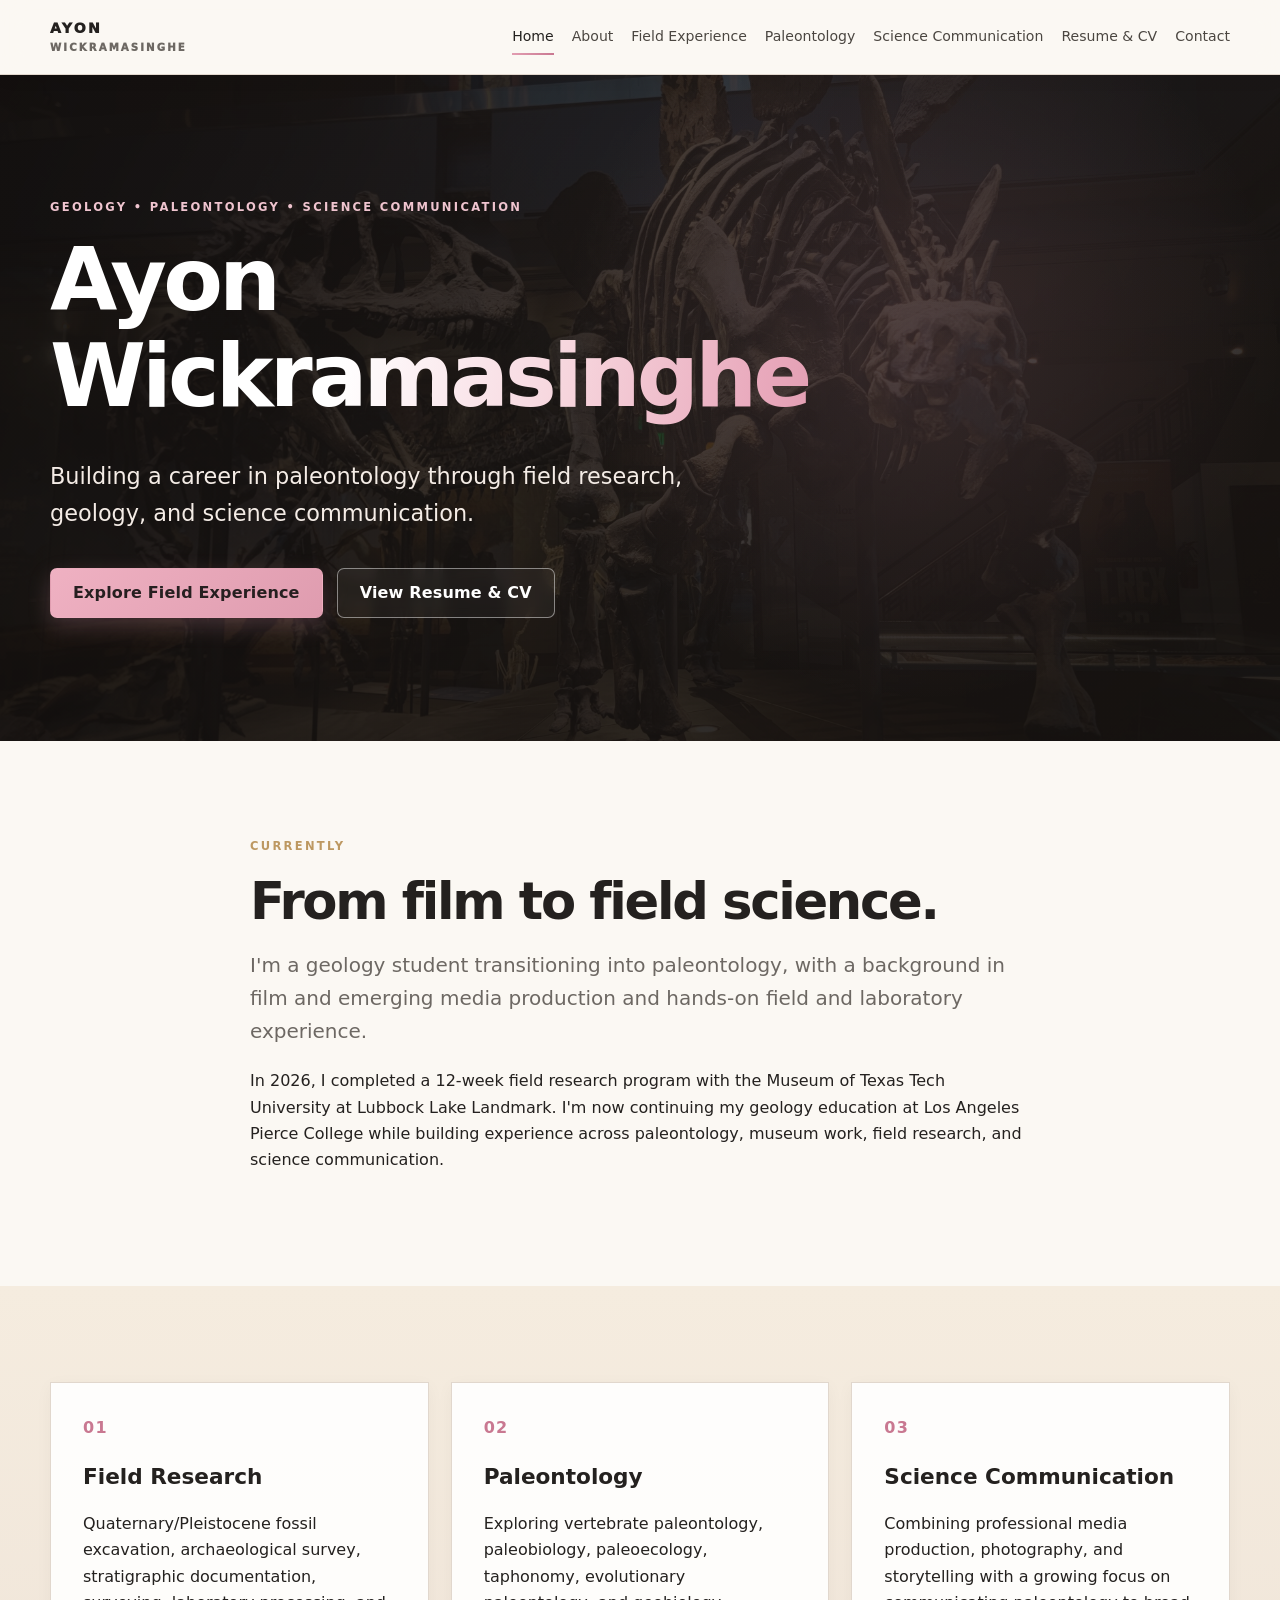
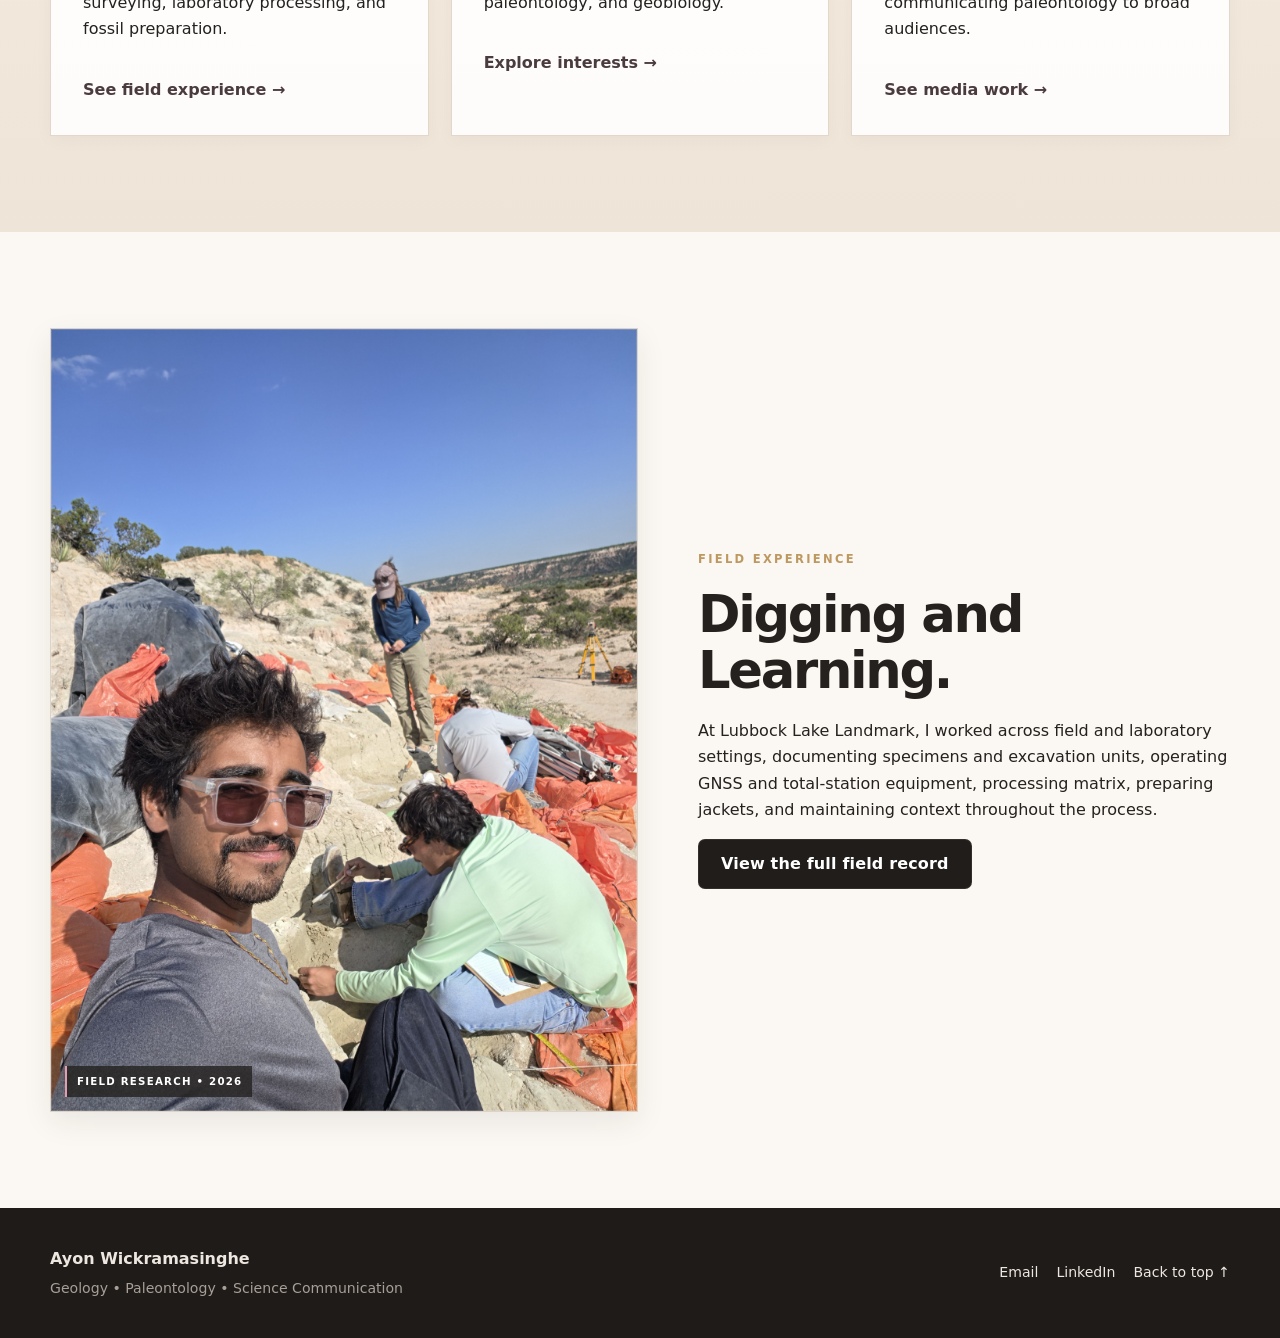
<file: index.html>
<!DOCTYPE html>
<html lang="en">
<head>
  <meta charset="utf-8">
  <meta name="viewport" content="width=device-width, initial-scale=1">
  <meta name="description" content="Ayon Wickramasinghe — geology student, paleontology field researcher, and science communicator.">
  <title>Ayon Wickramasinghe | Geology • Paleontology • Science Communication</title>
  <link rel="stylesheet" href="css/style.css">
</head>
<body>
  <header class="site-header" id="top">
    <nav class="nav container" aria-label="Primary navigation">
      <a class="brand" href="index.html">AYON<span>WICKRAMASINGHE</span></a>
      <button class="nav-toggle" aria-label="Open navigation" aria-expanded="false">☰</button>
      <div class="nav-links">
        <a href="index.html" class="active">Home</a>
        <a href="about.html">About</a>
        <a href="fieldwork.html">Field Experience</a>
        <a href="paleontology.html">Paleontology</a>
        <a href="science-communication.html">Science Communication</a>
        <a href="resume.html">Resume &amp; CV</a>
        <a href="contact.html">Contact</a>
      </div>
    </nav>
  </header>

  <main>
    <section class="hero hero-home">
      <div class="hero-overlay"></div>
      <div class="container hero-content">
        <p class="eyebrow">GEOLOGY • PALEONTOLOGY • SCIENCE COMMUNICATION</p>
        <h1 class="gradient-text hero-name"><span>Ayon</span><span>Wickramasinghe</span></h1>
        <p class="hero-lede">Building a career in paleontology through field research, geology, and science communication.</p>
        <div class="hero-actions">
          <a class="button button-primary" href="fieldwork.html">Explore Field Experience</a>
          <a class="button button-ghost" href="resume.html">View Resume &amp; CV</a>
        </div>
      </div>
    </section>

    <section class="intro section reveal">
      <div class="container narrow">
        <p class="kicker">CURRENTLY</p>
        <h2>From film to field science.</h2>
        <p class="lead">I'm a geology student transitioning into paleontology, with a background in film and emerging media production and hands-on field and laboratory experience.</p>
        <p>In 2026, I completed a 12-week field research program with the Museum of Texas Tech University at Lubbock Lake Landmark. I'm now continuing my geology education at Los Angeles Pierce College while building experience across paleontology, museum work, field research, and science communication.</p>
      </div>
    </section>

    <section class="feature-grid section section-alt reveal">
      <div class="container cards-3">
        <article class="card">
          <div class="card-number">01</div>
          <h3>Field Research</h3>
          <p>Quaternary/Pleistocene fossil excavation, archaeological survey, stratigraphic documentation, surveying, laboratory processing, and fossil preparation.</p>
          <a class="text-link" href="fieldwork.html">See field experience →</a>
        </article>
        <article class="card">
          <div class="card-number">02</div>
          <h3>Paleontology</h3>
          <p>Exploring vertebrate paleontology, paleobiology, paleoecology, taphonomy, evolutionary paleontology, and geobiology.</p>
          <a class="text-link" href="paleontology.html">Explore interests →</a>
        </article>
        <article class="card">
          <div class="card-number">03</div>
          <h3>Science Communication</h3>
          <p>Combining professional media production, photography, and storytelling with a growing focus on communicating paleontology to broad audiences.</p>
          <a class="text-link" href="science-communication.html">See media work →</a>
        </article>
      </div>
    </section>

    <section class="photo-band section reveal">
      <div class="container split">
        <div class="image-frame">
          <img src="images/field-01.jpg" alt="Ayon Wickramasinghe conducting fieldwork at Lubbock Lake Landmark" loading="lazy">
          <span class="image-label">FIELD RESEARCH • 2026</span>
        </div>
        <div class="split-copy">
          <p class="kicker">FIELD EXPERIENCE</p>
          <h2>Digging and Learning.</h2>
          <p>At Lubbock Lake Landmark, I worked across field and laboratory settings, documenting specimens and excavation units, operating GNSS and total-station equipment, processing matrix, preparing jackets, and maintaining context throughout the process.</p>
          <a class="button button-dark" href="fieldwork.html">View the full field record</a>
        </div>
      </div>
    </section>
  </main>

  <footer class="site-footer">
    <div class="container footer-inner">
      <div><strong>Ayon Wickramasinghe</strong><span>Geology • Paleontology • Science Communication</span></div>
      <div class="footer-links"><a href="mailto:ayonwick2003@gmail.com">Email</a><a href="https://www.linkedin.com/" target="_blank" rel="noopener">LinkedIn</a><a href="#top">Back to top ↑</a></div>
    </div>
  </footer>
  <script src="js/main.js"></script>
</body>
</html>
</file>
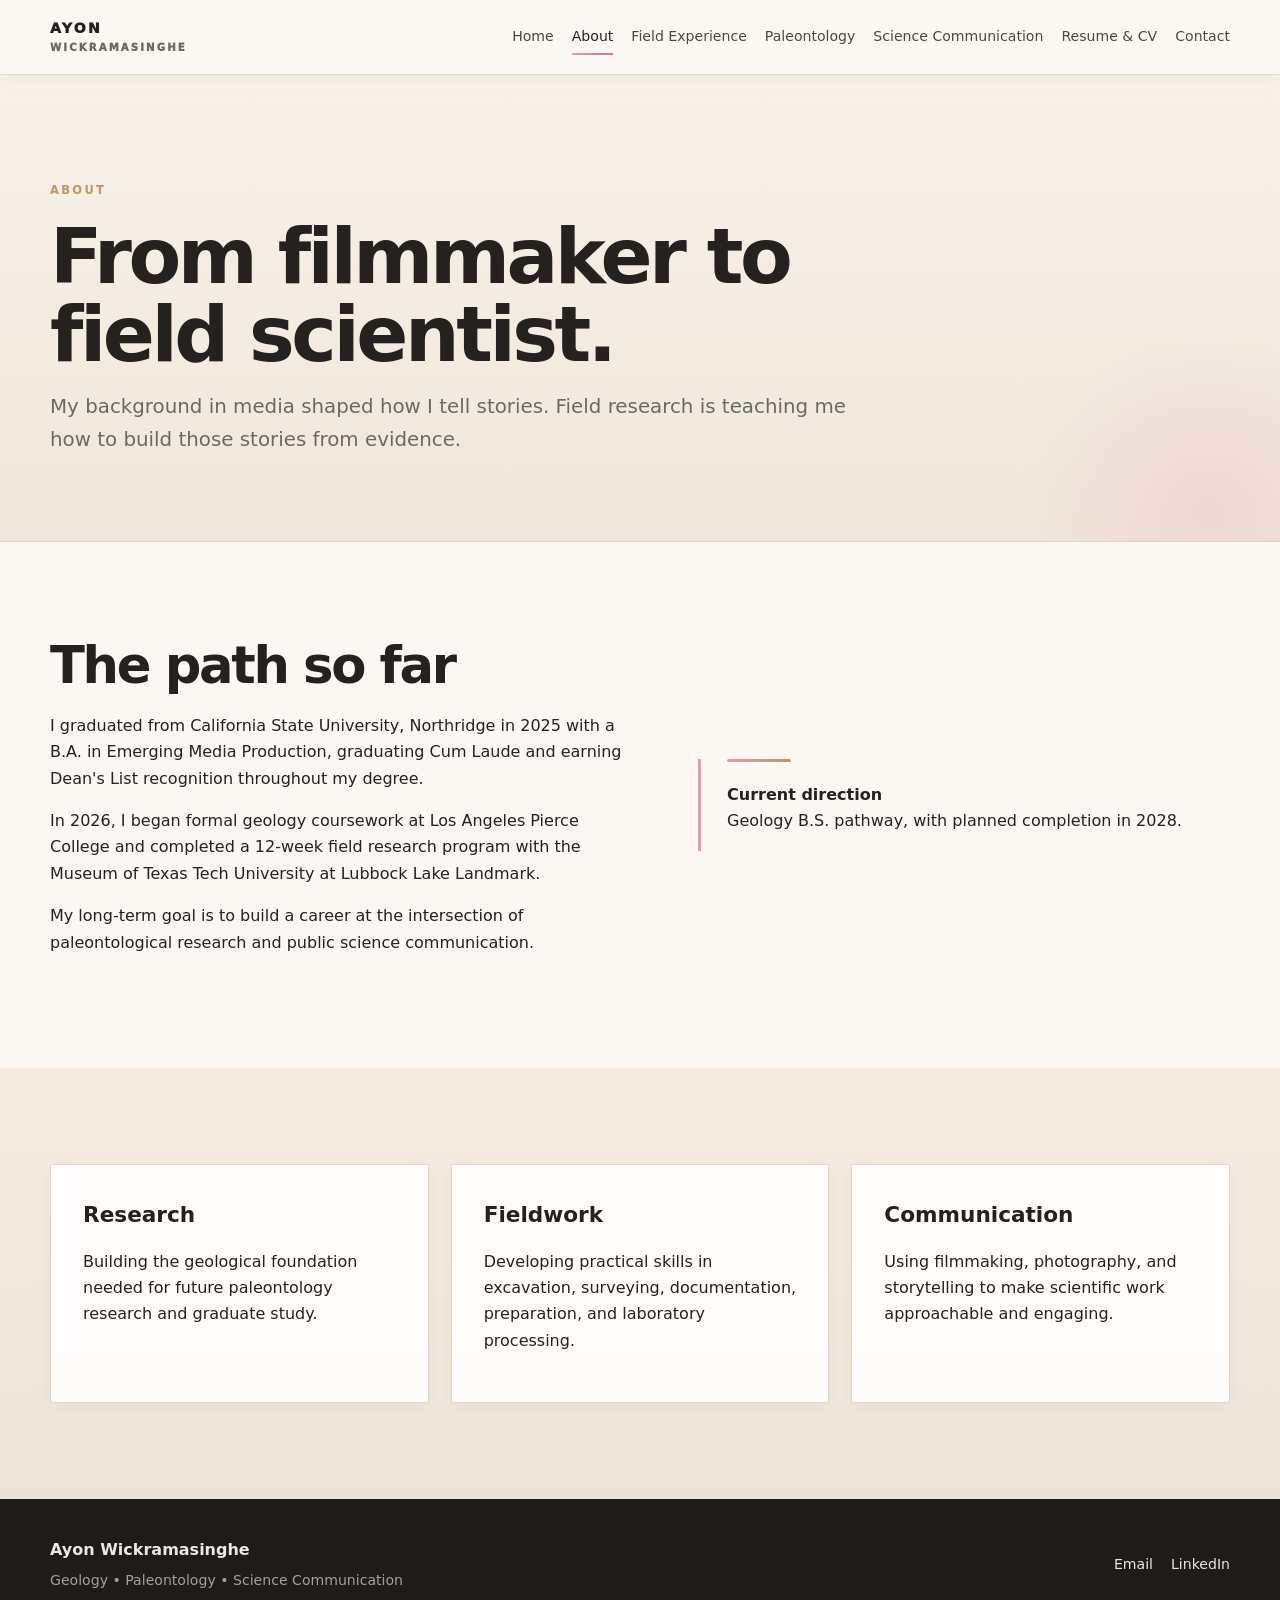
<file: about.html>
<!DOCTYPE html>
<html lang="en">
<head><meta charset="utf-8"><meta name="viewport" content="width=device-width, initial-scale=1"><meta name="description" content="About Ayon Wickramasinghe."><title>About | Ayon Wickramasinghe</title><link rel="stylesheet" href="css/style.css"></head>
<body>
<header class="site-header"><nav class="nav container" aria-label="Primary navigation"><a class="brand" href="index.html">AYON<span>WICKRAMASINGHE</span></a><button class="nav-toggle" aria-label="Open navigation" aria-expanded="false">☰</button><div class="nav-links"><a href="index.html">Home</a><a href="about.html" class="active">About</a><a href="fieldwork.html">Field Experience</a><a href="paleontology.html">Paleontology</a><a href="science-communication.html">Science Communication</a><a href="resume.html">Resume &amp; CV</a><a href="contact.html">Contact</a></div></nav></header>
<main>
<section class="page-hero reveal"><div class="container"><p class="kicker">ABOUT</p><h1>From filmmaker to field scientist.</h1><p>My background in media shaped how I tell stories. Field research is teaching me how to build those stories from evidence.</p></div></section>
<section class="section reveal"><div class="container two-col"><div><h2>The path so far</h2><p>I graduated from California State University, Northridge in 2025 with a B.A. in Emerging Media Production, graduating Cum Laude and earning Dean's List recognition throughout my degree.</p><p>In 2026, I began formal geology coursework at Los Angeles Pierce College and completed a 12-week field research program with the Museum of Texas Tech University at Lubbock Lake Landmark.</p><p>My long-term goal is to build a career at the intersection of paleontological research and public science communication.</p></div><aside class="side-note"><span class="accent-line"></span><p><strong>Current direction</strong><br>Geology B.S. pathway, with planned completion in 2028.</p></aside></div></section>
<section class="section section-alt reveal"><div class="container cards-3"><article class="card"><h3>Research</h3><p>Building the geological foundation needed for future paleontology research and graduate study.</p></article><article class="card"><h3>Fieldwork</h3><p>Developing practical skills in excavation, surveying, documentation, preparation, and laboratory processing.</p></article><article class="card"><h3>Communication</h3><p>Using filmmaking, photography, and storytelling to make scientific work approachable and engaging.</p></article></div></section>
</main>
<footer class="site-footer"><div class="container footer-inner"><div><strong>Ayon Wickramasinghe</strong><span>Geology • Paleontology • Science Communication</span></div><div class="footer-links"><a href="mailto:ayonwick2003@gmail.com">Email</a><a href="https://www.linkedin.com/" target="_blank" rel="noopener">LinkedIn</a></div></div></footer><script src="js/main.js"></script></body></html>
</file>
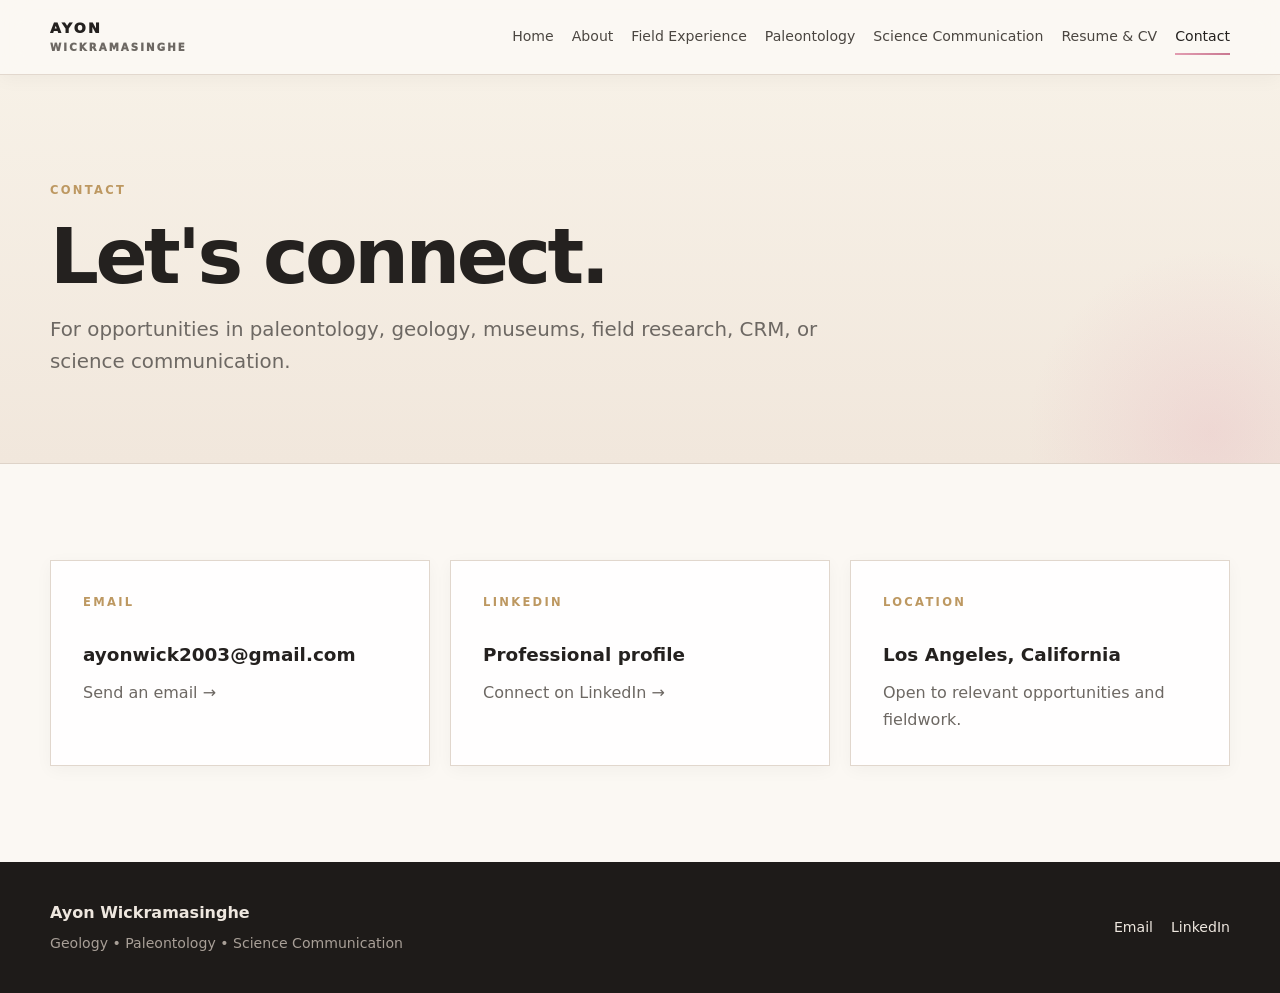
<file: contact.html>
<!DOCTYPE html>
<html lang="en"><head><meta charset="utf-8"><meta name="viewport" content="width=device-width, initial-scale=1"><meta name="description" content="Contact Ayon Wickramasinghe."><title>Contact | Ayon Wickramasinghe</title><link rel="stylesheet" href="css/style.css"></head>
<body><header class="site-header"><nav class="nav container" aria-label="Primary navigation"><a class="brand" href="index.html">AYON<span>WICKRAMASINGHE</span></a><button class="nav-toggle" aria-label="Open navigation" aria-expanded="false">☰</button><div class="nav-links"><a href="index.html">Home</a><a href="about.html">About</a><a href="fieldwork.html">Field Experience</a><a href="paleontology.html">Paleontology</a><a href="science-communication.html">Science Communication</a><a href="resume.html">Resume &amp; CV</a><a href="contact.html" class="active">Contact</a></div></nav></header>
<main><section class="page-hero reveal"><div class="container"><p class="kicker">CONTACT</p><h1>Let's connect.</h1><p>For opportunities in paleontology, geology, museums, field research, CRM, or science communication.</p></div></section>
<section class="section reveal"><div class="container contact-grid"><a class="contact-card" href="mailto:ayonwick2003@gmail.com"><span class="kicker">EMAIL</span><strong>ayonwick2003@gmail.com</strong><span>Send an email →</span></a><a class="contact-card" href="https://www.linkedin.com/in/ayon-wickramasinghe-663358264/" target="_blank" rel="noopener"><span class="kicker">LINKEDIN</span><strong>Professional profile</strong><span>Connect on LinkedIn →</span></a><div class="contact-card"><span class="kicker">LOCATION</span><strong>Los Angeles, California</strong><span>Open to relevant opportunities and fieldwork.</span></div></div></section></main><footer class="site-footer"><div class="container footer-inner"><div><strong>Ayon Wickramasinghe</strong><span>Geology • Paleontology • Science Communication</span></div><div class="footer-links"><a href="mailto:ayonwick2003@gmail.com">Email</a><a href="https://www.linkedin.com/in/ayon-wickramasinghe-663358264/" target="_blank" rel="noopener">LinkedIn</a></div></div></footer><script src="js/main.js"></script></body></html>
</file>
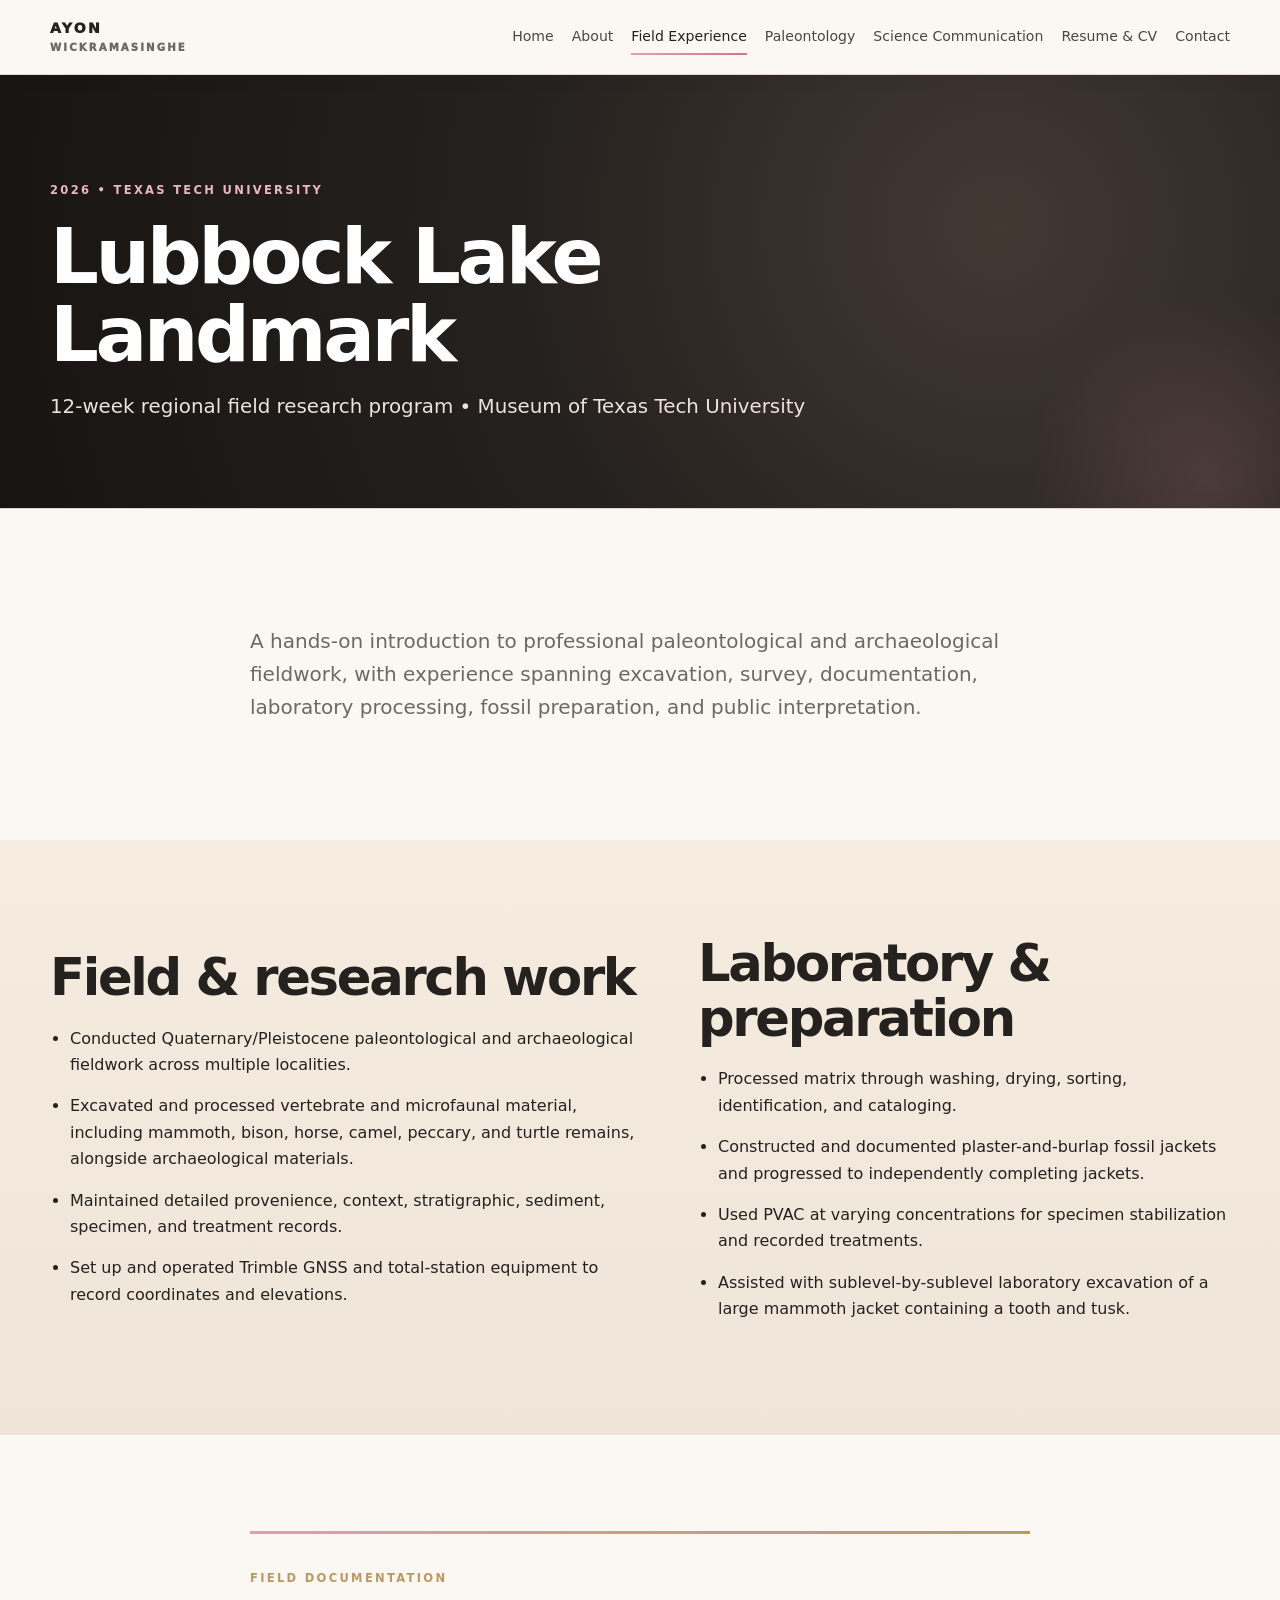
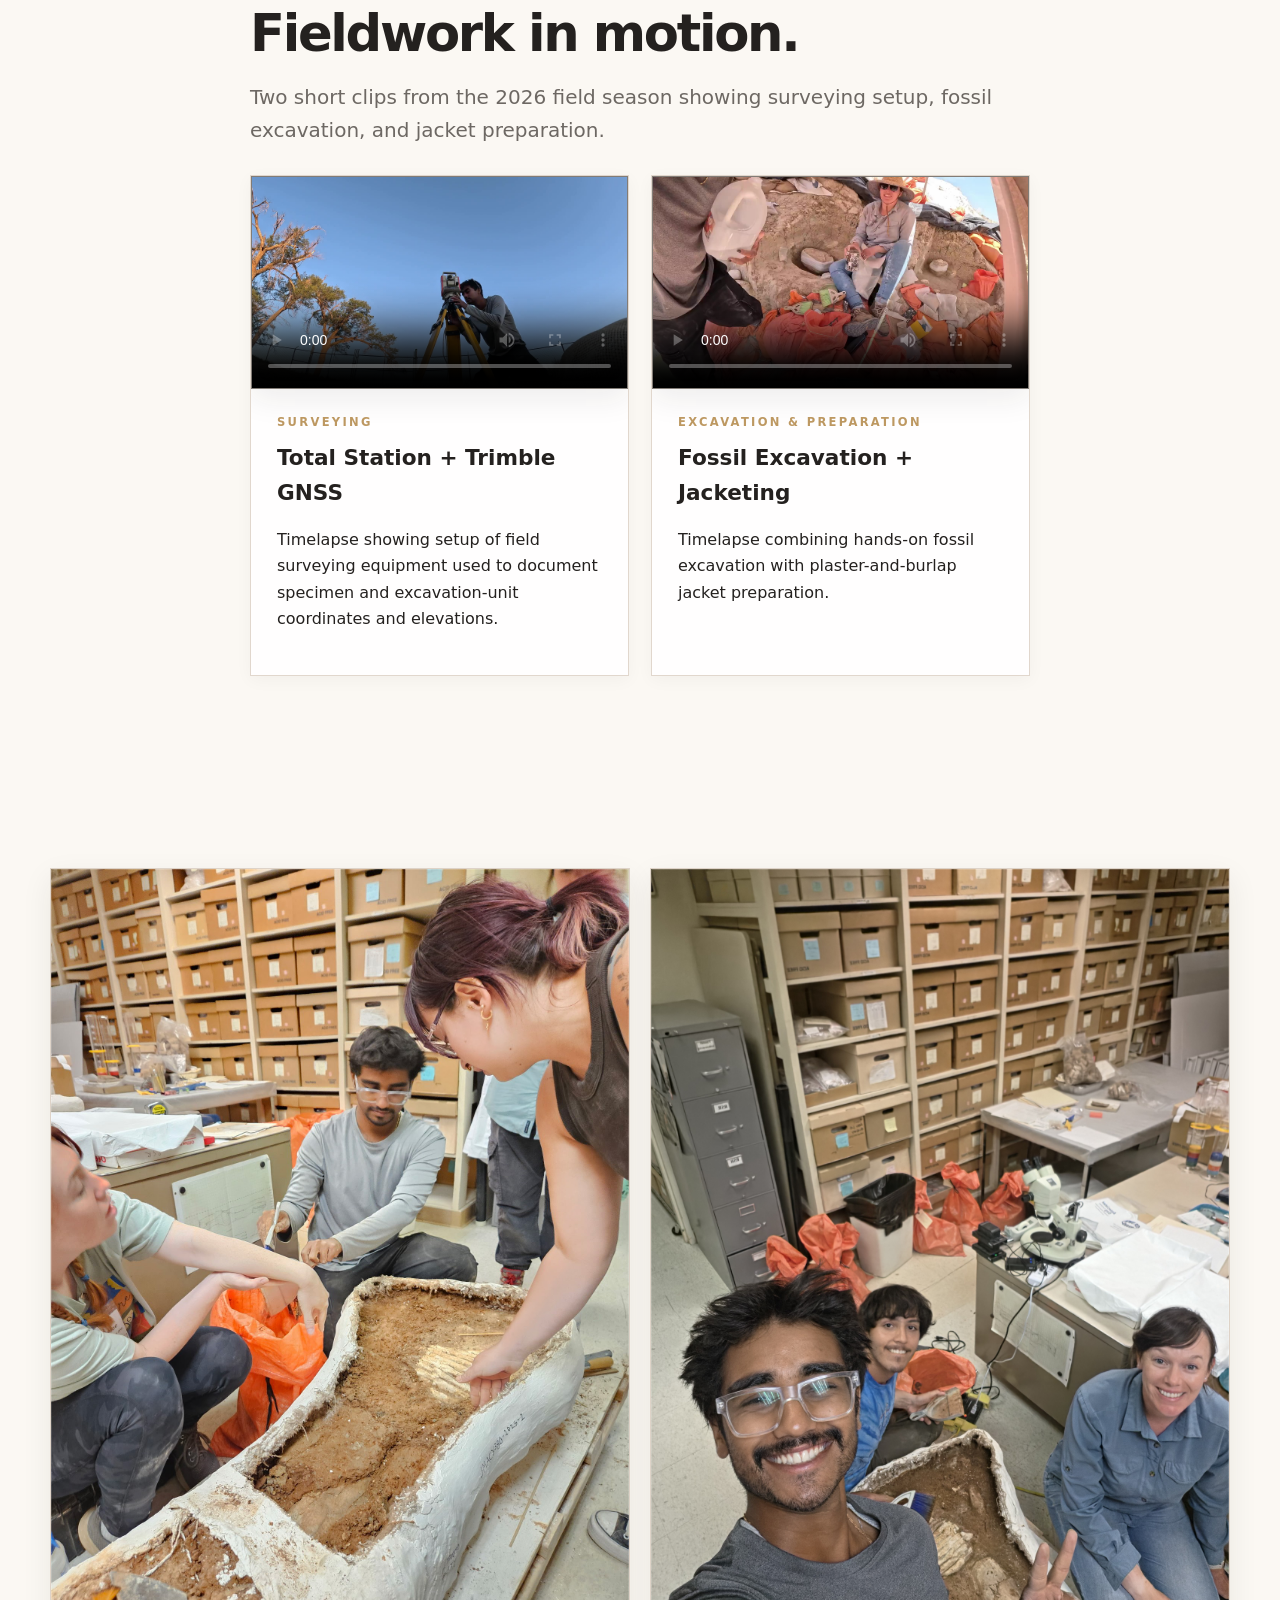
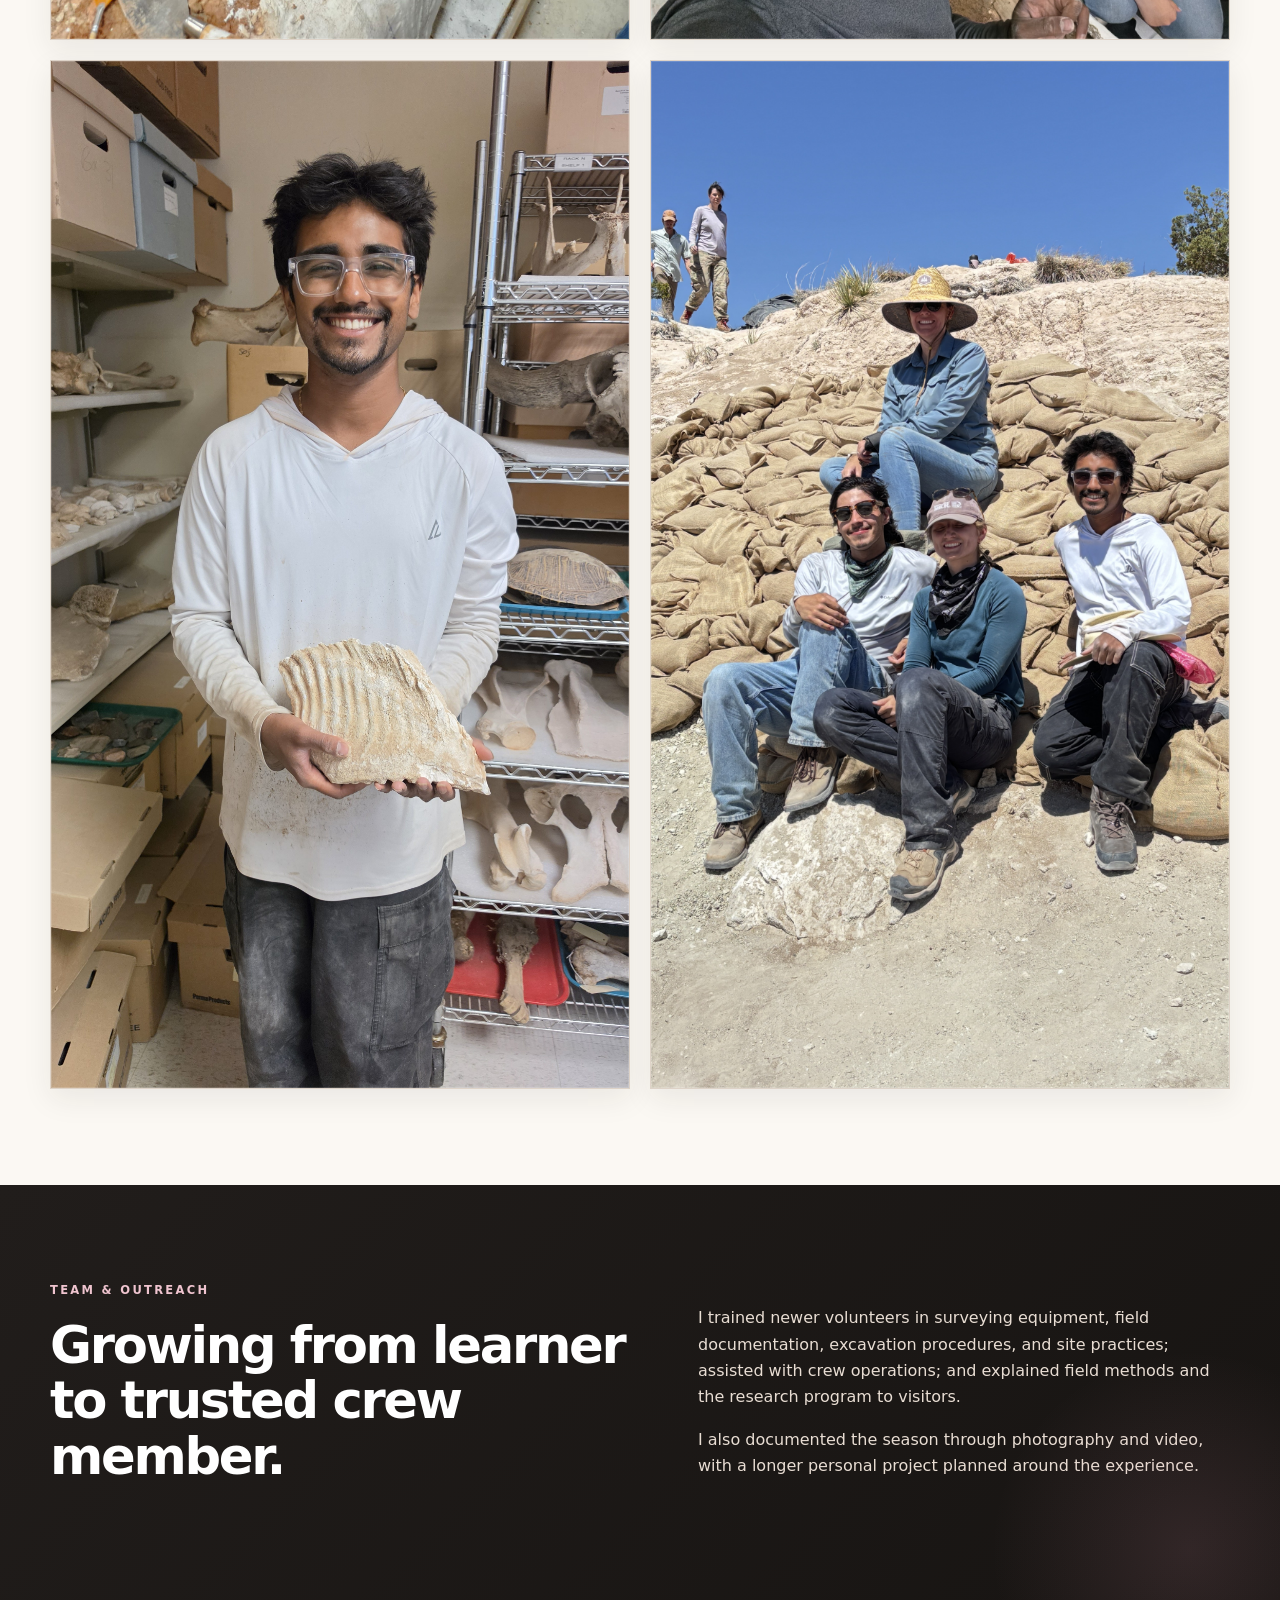
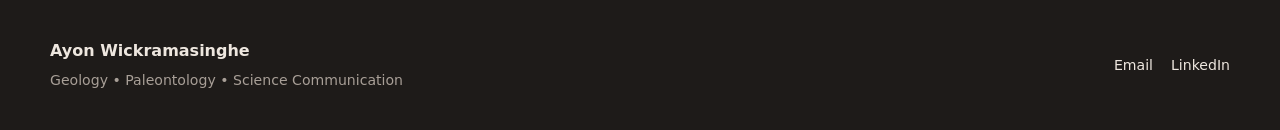
<file: fieldwork.html>
<!DOCTYPE html>
<html lang="en"><head><meta charset="utf-8"><meta name="viewport" content="width=device-width, initial-scale=1"><meta name="description" content="Field experience at Lubbock Lake Landmark, Museum of Texas Tech University."><title>Field Experience | Ayon Wickramasinghe</title><link rel="stylesheet" href="css/style.css"></head>
<body><header class="site-header"><nav class="nav container" aria-label="Primary navigation"><a class="brand" href="index.html">AYON<span>WICKRAMASINGHE</span></a><button class="nav-toggle" aria-label="Open navigation" aria-expanded="false">☰</button><div class="nav-links"><a href="index.html">Home</a><a href="about.html">About</a><a href="fieldwork.html" class="active">Field Experience</a><a href="paleontology.html">Paleontology</a><a href="science-communication.html">Science Communication</a><a href="resume.html">Resume &amp; CV</a><a href="contact.html">Contact</a></div></nav></header>
<main><section class="page-hero photo-hero reveal"><div class="container"><p class="kicker">2026 • TEXAS TECH UNIVERSITY</p><h1>Lubbock Lake Landmark</h1><p>12-week regional field research program • Museum of Texas Tech University</p></div></section>
<section class="section reveal"><div class="container narrow"><p class="lead">A hands-on introduction to professional paleontological and archaeological fieldwork, with experience spanning excavation, survey, documentation, laboratory processing, fossil preparation, and public interpretation.</p></div></section>
<section class="section section-alt reveal"><div class="container two-col"><div><h2>Field &amp; research work</h2><ul class="clean-list"><li>Conducted Quaternary/Pleistocene paleontological and archaeological fieldwork across multiple localities.</li><li>Excavated and processed vertebrate and microfaunal material, including mammoth, bison, horse, camel, peccary, and turtle remains, alongside archaeological materials.</li><li>Maintained detailed provenience, context, stratigraphic, sediment, specimen, and treatment records.</li><li>Set up and operated Trimble GNSS and total-station equipment to record coordinates and elevations.</li></ul></div><div><h2>Laboratory &amp; preparation</h2><ul class="clean-list"><li>Processed matrix through washing, drying, sorting, identification, and cataloging.</li><li>Constructed and documented plaster-and-burlap fossil jackets and progressed to independently completing jackets.</li><li>Used PVAC at varying concentrations for specimen stabilization and recorded treatments.</li><li>Assisted with sublevel-by-sublevel laboratory excavation of a large mammoth jacket containing a tooth and tusk.</li></ul></div></div></section>
<section class="section reveal"><div class="container narrow callout"><p class="kicker">FIELD DOCUMENTATION</p><h2>Fieldwork in motion.</h2><p class="lead">Two short clips from the 2026 field season showing surveying setup, fossil excavation, and jacket preparation.</p><div class="cards-2 video-grid"><article class="document-card"><div class="video-frame"><video controls preload="metadata" poster="images/stations-poster.jpg"><source src="videos/stations.mp4" type="video/mp4">Your browser does not support embedded video.</video></div><p class="kicker">SURVEYING</p><h3>Total Station + Trimble GNSS</h3><p>Timelapse showing setup of field surveying equipment used to document specimen and excavation-unit coordinates and elevations.</p></article><article class="document-card"><div class="video-frame"><video controls preload="metadata" poster="images/jackets-poster.jpg"><source src="videos/jackets.mp4" type="video/mp4">Your browser does not support embedded video.</video></div><p class="kicker">EXCAVATION &amp; PREPARATION</p><h3>Fossil Excavation + Jacketing</h3><p>Timelapse combining hands-on fossil excavation with plaster-and-burlap jacket preparation.</p></article></div></div></section>
<section class="section reveal"><div class="container gallery-grid"><div class="image-frame"><img src="images/field-02.jpg" alt="Ayon Wickramasinghe excavating fossil material in the field" loading="lazy"></div><div class="image-frame"><img src="images/jacket.jpg" alt="Plaster-and-burlap fossil jacket being prepared during fieldwork" loading="lazy"></div><div class="image-frame"><img src="images/specimen.jpg" alt="Fossil specimen work during the field season" loading="lazy"></div><div class="image-frame"><img src="images/field-04.jpg" alt="Lubbock Lake Landmark field crew" loading="lazy"></div></div></section>
<section class="section section-dark reveal"><div class="container two-col"><div><p class="kicker light">TEAM &amp; OUTREACH</p><h2>Growing from learner to trusted crew member.</h2></div><div><p>I trained newer volunteers in surveying equipment, field documentation, excavation procedures, and site practices; assisted with crew operations; and explained field methods and the research program to visitors.</p><p>I also documented the season through photography and video, with a longer personal project planned around the experience.</p></div></div></section>
</main><footer class="site-footer"><div class="container footer-inner"><div><strong>Ayon Wickramasinghe</strong><span>Geology • Paleontology • Science Communication</span></div><div class="footer-links"><a href="mailto:ayonwick2003@gmail.com">Email</a><a href="https://www.linkedin.com/" target="_blank" rel="noopener">LinkedIn</a></div></div></footer><script src="js/main.js"></script></body></html>
</file>
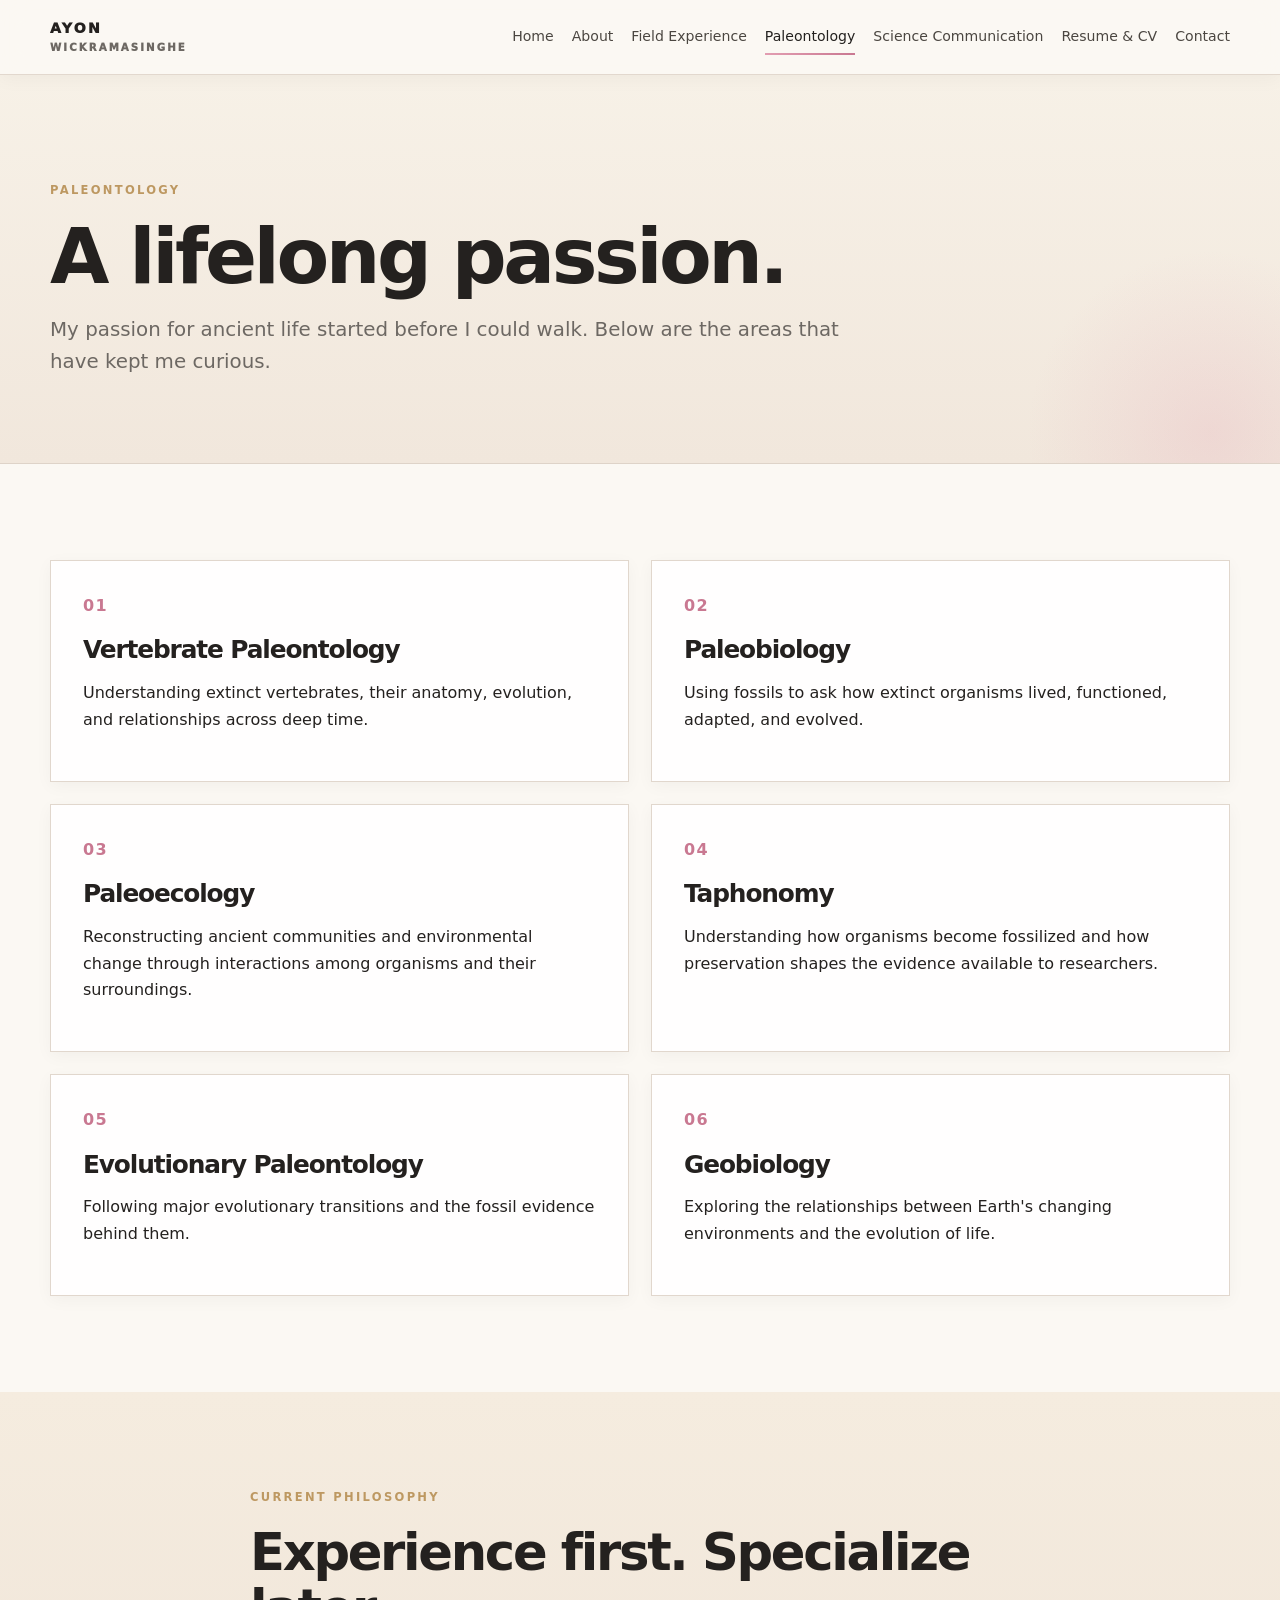
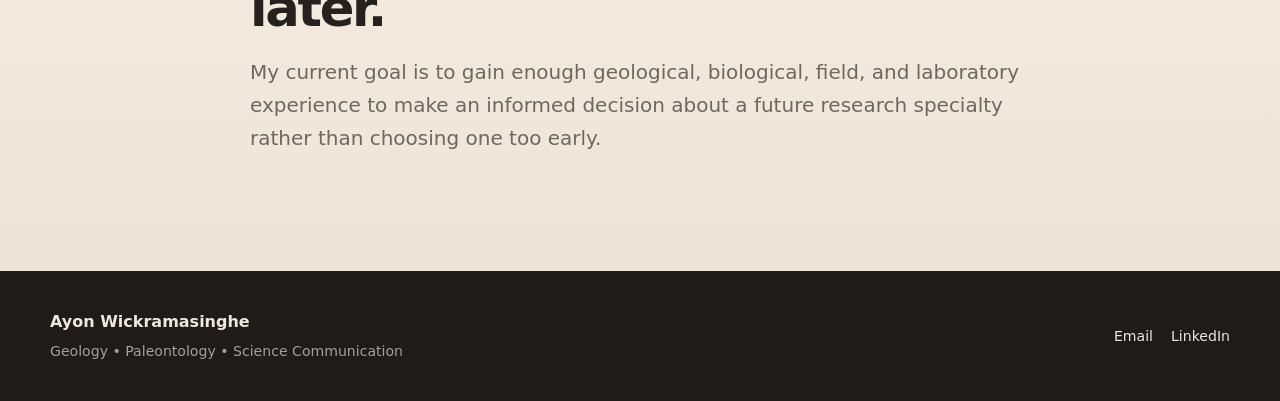
<file: paleontology.html>
<!DOCTYPE html>
<html lang="en"><head><meta charset="utf-8"><meta name="viewport" content="width=device-width, initial-scale=1"><meta name="description" content="Ayon Wickramasinghe's developing interests in paleontology."><title>Paleontology | Ayon Wickramasinghe</title><link rel="stylesheet" href="css/style.css"></head>
<body><header class="site-header"><nav class="nav container" aria-label="Primary navigation"><a class="brand" href="index.html">AYON<span>WICKRAMASINGHE</span></a><button class="nav-toggle" aria-label="Open navigation" aria-expanded="false">☰</button><div class="nav-links"><a href="index.html">Home</a><a href="about.html">About</a><a href="fieldwork.html">Field Experience</a><a href="paleontology.html" class="active">Paleontology</a><a href="science-communication.html">Science Communication</a><a href="resume.html">Resume &amp; CV</a><a href="contact.html">Contact</a></div></nav></header>
<main><section class="page-hero reveal"><div class="container"><p class="kicker">PALEONTOLOGY</p><h1>A lifelong passion.</h1><p>My passion for ancient life started before I could walk. Below are the areas that have kept me curious.</p></div></section>
<section class="section reveal"><div class="container cards-2"><article class="interest"><span>01</span><h2>Vertebrate Paleontology</h2><p>Understanding extinct vertebrates, their anatomy, evolution, and relationships across deep time.</p></article><article class="interest"><span>02</span><h2>Paleobiology</h2><p>Using fossils to ask how extinct organisms lived, functioned, adapted, and evolved.</p></article><article class="interest"><span>03</span><h2>Paleoecology</h2><p>Reconstructing ancient communities and environmental change through interactions among organisms and their surroundings.</p></article><article class="interest"><span>04</span><h2>Taphonomy</h2><p>Understanding how organisms become fossilized and how preservation shapes the evidence available to researchers.</p></article><article class="interest"><span>05</span><h2>Evolutionary Paleontology</h2><p>Following major evolutionary transitions and the fossil evidence behind them.</p></article><article class="interest"><span>06</span><h2>Geobiology</h2><p>Exploring the relationships between Earth's changing environments and the evolution of life.</p></article></div></section>
<section class="section section-alt reveal"><div class="container narrow"><p class="kicker">CURRENT PHILOSOPHY</p><h2>Experience first. Specialize later.</h2><p class="lead">My current goal is to gain enough geological, biological, field, and laboratory experience to make an informed decision about a future research specialty rather than choosing one too early.</p></div></section>
</main><footer class="site-footer"><div class="container footer-inner"><div><strong>Ayon Wickramasinghe</strong><span>Geology • Paleontology • Science Communication</span></div><div class="footer-links"><a href="mailto:ayonwick2003@gmail.com">Email</a><a href="https://www.linkedin.com/" target="_blank" rel="noopener">LinkedIn</a></div></div></footer><script src="js/main.js"></script></body></html>
</file>
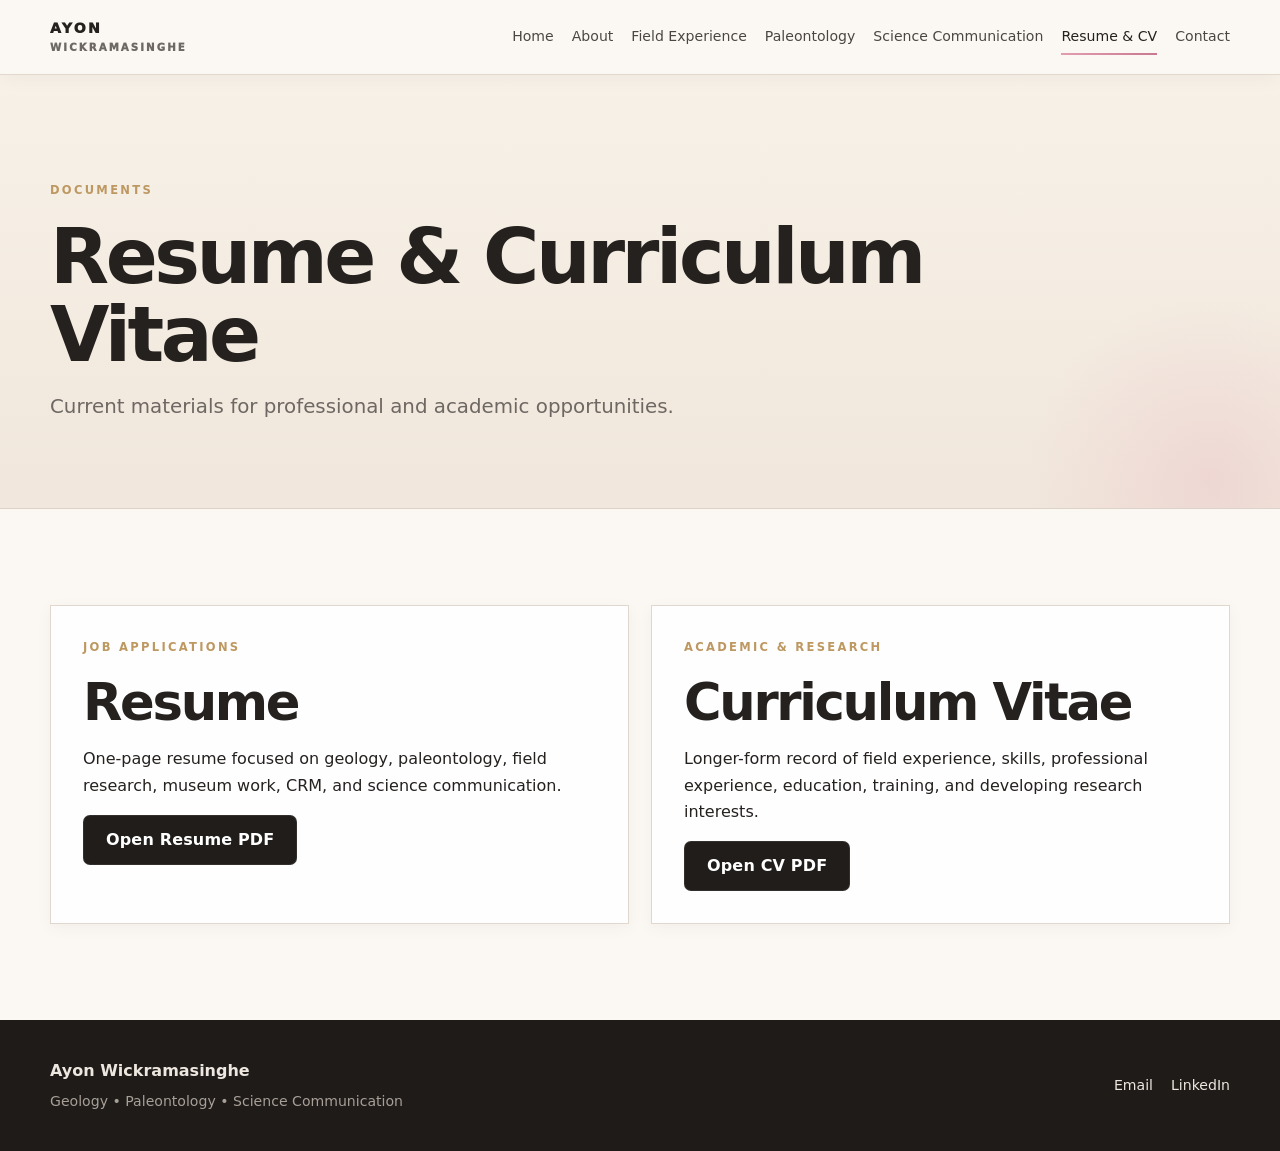
<file: resume.html>
<!DOCTYPE html>
<html lang="en"><head><meta charset="utf-8"><meta name="viewport" content="width=device-width, initial-scale=1"><meta name="description" content="Resume and CV for Ayon Wickramasinghe."><title>Resume &amp; CV | Ayon Wickramasinghe</title><link rel="stylesheet" href="css/style.css"></head>
<body><header class="site-header"><nav class="nav container" aria-label="Primary navigation"><a class="brand" href="index.html">AYON<span>WICKRAMASINGHE</span></a><button class="nav-toggle" aria-label="Open navigation" aria-expanded="false">☰</button><div class="nav-links"><a href="index.html">Home</a><a href="about.html">About</a><a href="fieldwork.html">Field Experience</a><a href="paleontology.html">Paleontology</a><a href="science-communication.html">Science Communication</a><a href="resume.html" class="active">Resume &amp; CV</a><a href="contact.html">Contact</a></div></nav></header>
<main><section class="page-hero reveal"><div class="container"><p class="kicker">DOCUMENTS</p><h1>Resume &amp; Curriculum Vitae</h1><p>Current materials for professional and academic opportunities.</p></div></section>
<section class="section reveal"><div class="container cards-2"><article class="document-card"><p class="kicker">JOB APPLICATIONS</p><h2>Resume</h2><p>One-page resume focused on geology, paleontology, field research, museum work, CRM, and science communication.</p><a class="button button-dark" href="assets/resume.pdf" target="_blank">Open Resume PDF</a></article><article class="document-card"><p class="kicker">ACADEMIC &amp; RESEARCH</p><h2>Curriculum Vitae</h2><p>Longer-form record of field experience, skills, professional experience, education, training, and developing research interests.</p><a class="button button-dark" href="assets/cv.pdf" target="_blank">Open CV PDF</a></article></div></section>
</main><footer class="site-footer"><div class="container footer-inner"><div><strong>Ayon Wickramasinghe</strong><span>Geology • Paleontology • Science Communication</span></div><div class="footer-links"><a href="mailto:ayonwick2003@gmail.com">Email</a><a href="https://www.linkedin.com/" target="_blank" rel="noopener">LinkedIn</a></div></div></footer><script src="js/main.js"></script></body></html>
</file>
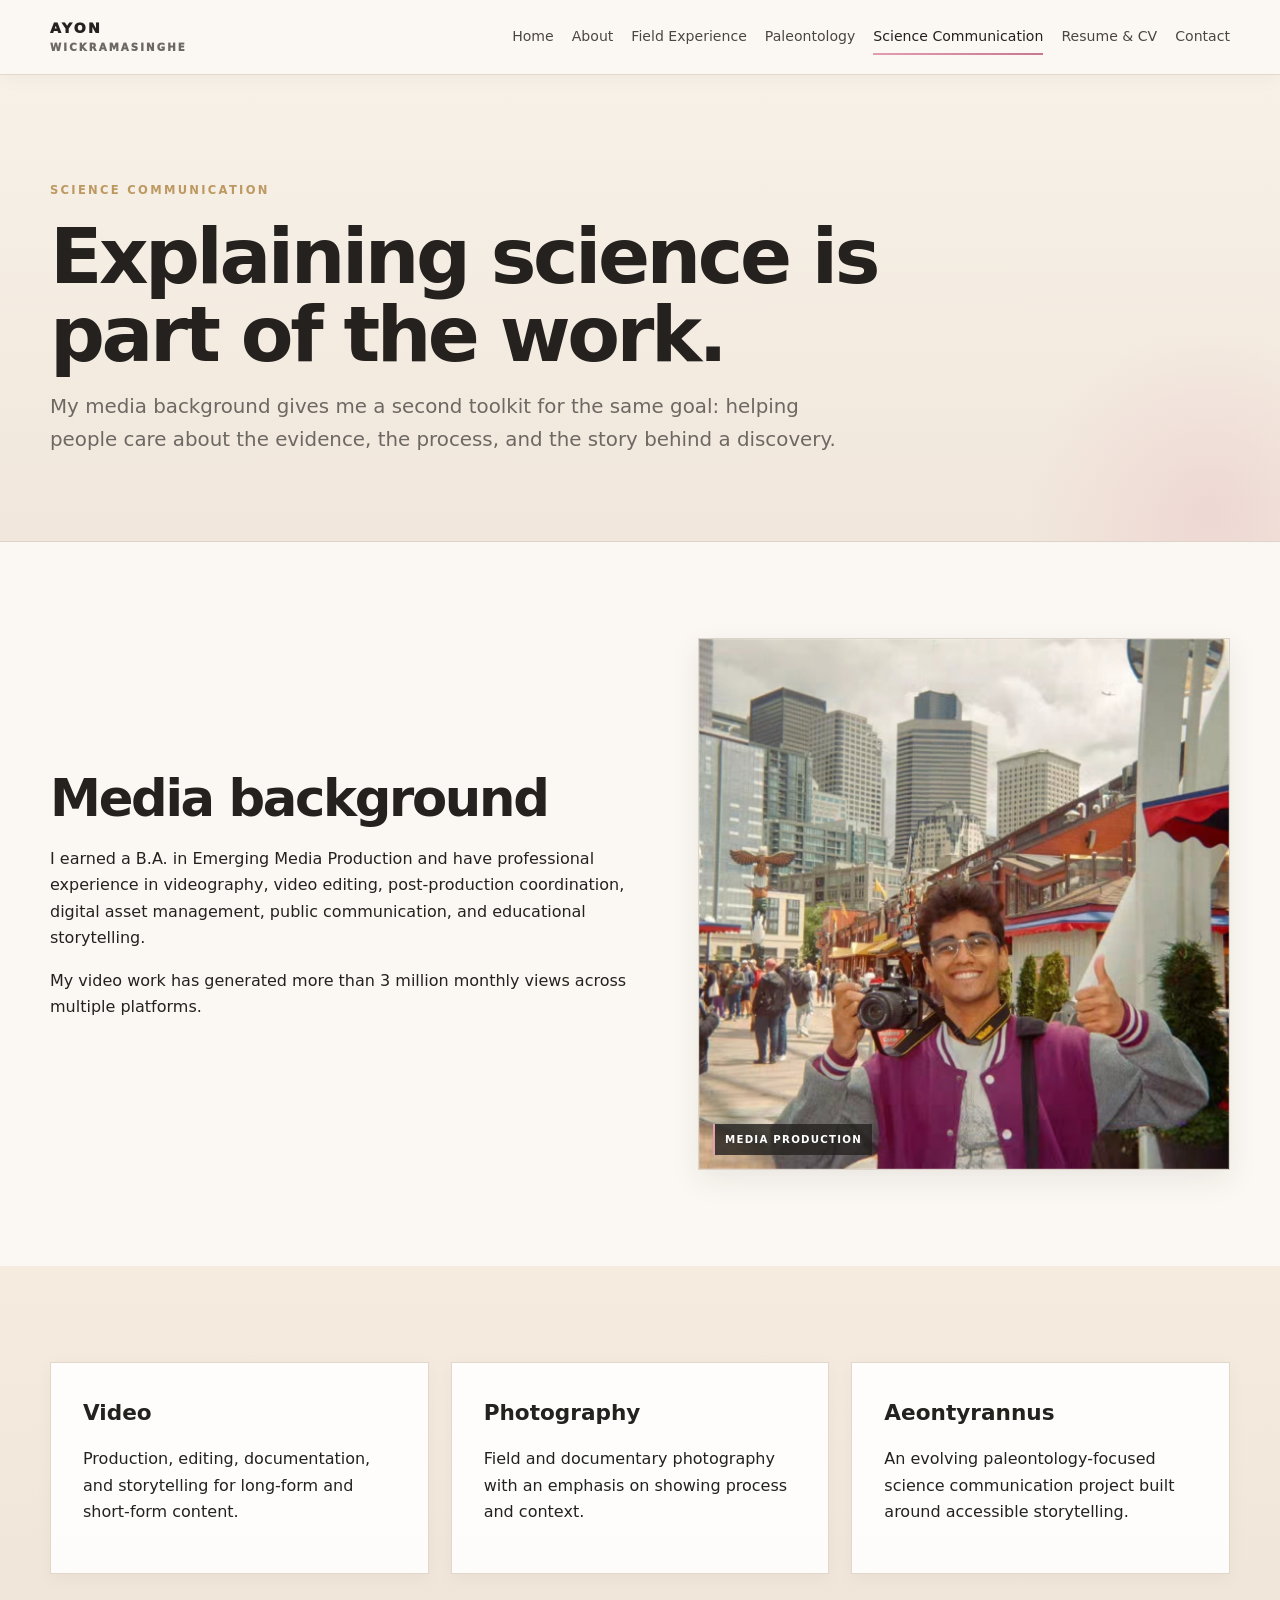
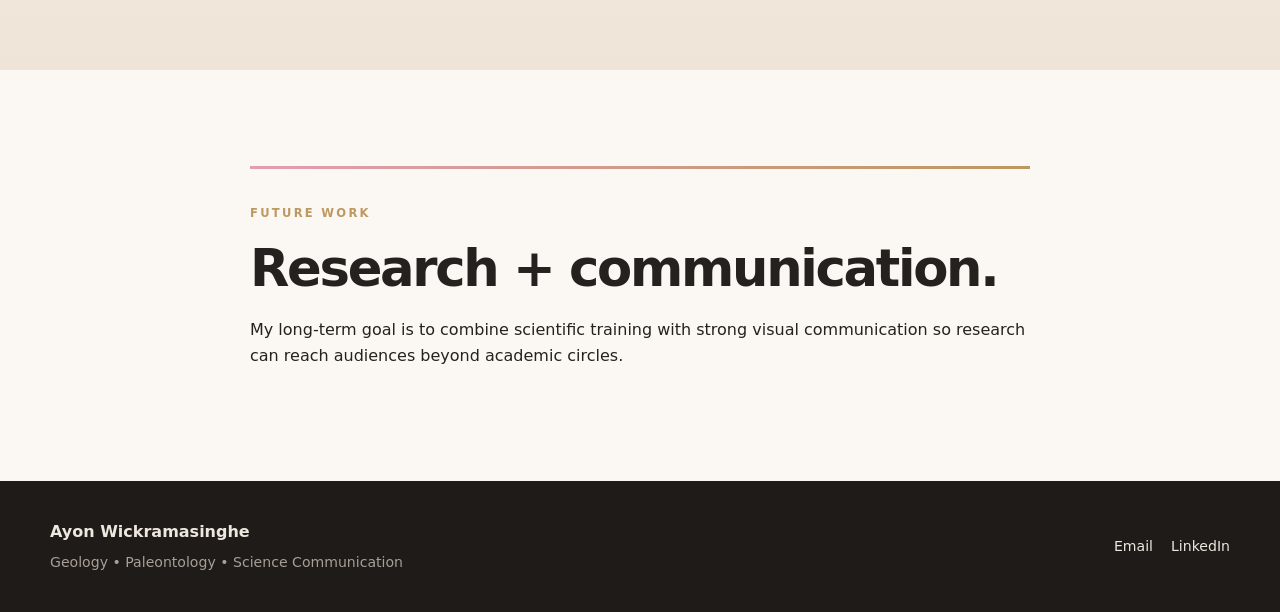
<file: science-communication.html>
<!DOCTYPE html>
<html lang="en"><head><meta charset="utf-8"><meta name="viewport" content="width=device-width, initial-scale=1"><meta name="description" content="Science communication and media work by Ayon Wickramasinghe."><title>Science Communication | Ayon Wickramasinghe</title><link rel="stylesheet" href="css/style.css"></head>
<body><header class="site-header"><nav class="nav container" aria-label="Primary navigation"><a class="brand" href="index.html">AYON<span>WICKRAMASINGHE</span></a><button class="nav-toggle" aria-label="Open navigation" aria-expanded="false">☰</button><div class="nav-links"><a href="index.html">Home</a><a href="about.html">About</a><a href="fieldwork.html">Field Experience</a><a href="paleontology.html">Paleontology</a><a href="science-communication.html" class="active">Science Communication</a><a href="resume.html">Resume &amp; CV</a><a href="contact.html">Contact</a></div></nav></header>
<main><section class="page-hero reveal"><div class="container"><p class="kicker">SCIENCE COMMUNICATION</p><h1>Explaining science is part of the work.</h1><p>My media background gives me a second toolkit for the same goal: helping people care about the evidence, the process, and the story behind a discovery.</p></div></section>
<section class="section reveal"><div class="container two-col"><div><h2>Media background</h2><p>I earned a B.A. in Emerging Media Production and have professional experience in videography, video editing, post-production coordination, digital asset management, public communication, and educational storytelling.</p><p>My video work has generated more than 3 million monthly views across multiple platforms.</p></div><div class="image-frame"><img src="images/media-01.jpg" alt="Ayon Wickramasinghe working as a videographer with a camera" loading="lazy"><span class="image-label">MEDIA PRODUCTION</span></div></div></section>
<section class="section section-alt reveal"><div class="container cards-3"><article class="card"><h3>Video</h3><p>Production, editing, documentation, and storytelling for long-form and short-form content.</p></article><article class="card"><h3>Photography</h3><p>Field and documentary photography with an emphasis on showing process and context.</p></article><article class="card"><h3>Aeontyrannus</h3><p>An evolving paleontology-focused science communication project built around accessible storytelling.</p></article></div></section>
<section class="section reveal"><div class="container narrow callout"><p class="kicker">FUTURE WORK</p><h2>Research + communication.</h2><p>My long-term goal is to combine scientific training with strong visual communication so research can reach audiences beyond academic circles.</p></div></section>
</main><footer class="site-footer"><div class="container footer-inner"><div><strong>Ayon Wickramasinghe</strong><span>Geology • Paleontology • Science Communication</span></div><div class="footer-links"><a href="mailto:ayonwick2003@gmail.com">Email</a><a href="https://www.linkedin.com/" target="_blank" rel="noopener">LinkedIn</a></div></div></footer><script src="js/main.js"></script></body></html>
</file>
<file: css/style.css>
:root{
  --cream:#f7f1e7;
  --paper:#fbf8f3;
  --ink:#24211f;
  --muted:#6d6863;
  --pink:#e29db1;
  --pink-deep:#c97891;
  --pink-soft:#f4dfe5;
  --gold:#bd9861;
  --line:#ded3c8;
  --dark:#211d1b;
  --dark-2:#171412;
  --white:#fffdfb;
  --max:1180px;
  --narrow:780px;
  --shadow:0 18px 45px rgba(36,33,31,.10);
  --shadow-soft:0 10px 28px rgba(36,33,31,.08);
}
*{box-sizing:border-box}
html{scroll-behavior:smooth}
body{margin:0;font-family:Inter,ui-sans-serif,system-ui,-apple-system,BlinkMacSystemFont,"Segoe UI",sans-serif;background:var(--paper);color:var(--ink);line-height:1.65;-webkit-font-smoothing:antialiased}
img{max-width:100%;display:block}
a{color:inherit;text-decoration:none}
button{font:inherit}
.container{width:min(calc(100% - 40px),var(--max));margin:0 auto}
.narrow{max-width:var(--narrow)}

/* ---------- Global polish ---------- */
::selection{background:var(--pink-soft);color:var(--ink)}
:focus-visible{outline:3px solid rgba(226,157,177,.55);outline-offset:4px;border-radius:4px}

.site-header{position:sticky;top:0;z-index:30;background:rgba(251,248,243,.86);backdrop-filter:blur(14px);border-bottom:1px solid rgba(222,211,200,.85);box-shadow:0 4px 18px rgba(36,33,31,.04)}
.nav{min-height:74px;display:flex;align-items:center;justify-content:space-between;gap:24px}
.brand{font-weight:950;letter-spacing:.16em;font-size:.88rem;line-height:1;position:relative}
.brand:after{content:"";position:absolute;left:0;bottom:-9px;width:0;height:2px;background:linear-gradient(90deg,var(--pink),var(--gold));transition:width .28s ease}
.brand:hover:after{width:42px}
.brand span{display:block;font-size:.64rem;letter-spacing:.20em;margin-top:7px;color:var(--muted)}
.nav-links{display:flex;flex-wrap:wrap;justify-content:flex-end;gap:18px;font-size:.88rem}
.nav-links a{position:relative;padding:8px 0;color:#4b4641}
.nav-links a:after{content:"";position:absolute;left:0;right:0;bottom:2px;height:2px;background:linear-gradient(90deg,var(--pink),var(--pink-deep));transform:scaleX(0);transform-origin:left;transition:transform .25s ease}
.nav-links a:hover,.nav-links a.active{color:var(--ink)}
.nav-links a:hover:after,.nav-links a.active:after{transform:scaleX(1)}
.nav-toggle{display:none;border:0;background:none;font-size:1.5rem;color:var(--ink);cursor:pointer}

/* ---------- Typography ---------- */
.eyebrow,.kicker{font-size:.72rem;letter-spacing:.20em;font-weight:850;text-transform:uppercase;color:var(--gold);margin:0 0 18px}
h1,h2,h3{font-weight:900}
.section h2,.page-hero h1,.hero h1{letter-spacing:-.045em}

/* ---------- Hero ---------- */
.hero{min-height:74vh;display:grid;place-items:center;position:relative;overflow:hidden;background:radial-gradient(circle at 70% 35%,#423934 0%,#27221f 40%,#171412 100%);color:#fff}
.hero:before{content:"";position:absolute;inset:-1.5%;background:url('../images/hero.jpg') center/cover no-repeat;opacity:.48;transform:translate3d(var(--hero-x,0px),var(--hero-y,0px),0) scale(1.035);transition:transform .28s ease-out,opacity .8s ease}
.hero:after{content:"";position:absolute;inset:0;background:radial-gradient(circle at 72% 40%,rgba(226,157,177,.12),transparent 36%),linear-gradient(115deg,rgba(18,15,14,.94) 0%,rgba(25,21,19,.67) 47%,rgba(22,18,16,.78) 100%)}
.hero-overlay{position:absolute;inset:0;background:linear-gradient(180deg,rgba(226,157,177,.03),transparent 45%,rgba(0,0,0,.28))}
.hero-content{position:relative;z-index:2;padding:110px 0}
.hero .eyebrow{color:#efc4cf}
.hero h1.hero-name{font-size:clamp(3.2rem,6.8vw,6.05rem);line-height:1.05;max-width:880px;margin:0 0 24px;letter-spacing:-.045em;padding:0 0 .13em;overflow:visible}.hero-name span{display:block}.hero-name span:first-child{margin-bottom:.055em}
.gradient-text{--mx:50%;background-image:linear-gradient(100deg,#fff 3%,#fff 34%,#f6d4dc 60%,#e9aabd 80%,#d889a0 100%);background-size:100% 100%;-webkit-background-clip:text;background-clip:text;color:transparent;position:relative;transition:transform .35s ease,background-image .3s ease,text-shadow .35s ease}.hero-name.is-hovering{background-image:radial-gradient(circle 95px at var(--mx) 50%,rgba(255,255,255,.98) 0%,rgba(252,226,233,.82) 28%,rgba(239,178,196,.28) 55%,transparent 75%),linear-gradient(100deg,#fff 0%,#f5d0da 42%,#e7a6b8 68%,#d5879d 100%);transform:translateY(-1px);text-shadow:0 0 18px rgba(226,157,177,.10)}
.hero-lede{font-size:clamp(1.12rem,2.2vw,1.4rem);max-width:700px;color:#f4ece6;margin:0 0 36px}
.hero-actions{display:flex;gap:14px;flex-wrap:wrap}
.button{display:inline-flex;align-items:center;justify-content:center;min-height:50px;padding:0 22px;border-radius:7px;border:1px solid transparent;font-weight:850;letter-spacing:.01em;position:relative;overflow:hidden;transition:transform .24s ease,box-shadow .24s ease,border-color .24s ease,background .24s ease}
.button:before{content:"";position:absolute;inset:0;transform:translateX(-105%);background:linear-gradient(110deg,transparent 20%,rgba(255,255,255,.40) 48%,transparent 75%);transition:transform .6s ease}
.button:hover{transform:translateY(-3px);box-shadow:0 12px 28px rgba(0,0,0,.16)}
.button:hover:before{transform:translateX(105%)}
.button:active{transform:translateY(-1px)}
.button-primary{background:linear-gradient(135deg,#efb1c2 0%,#df9caf 100%);color:#261f20;box-shadow:0 8px 22px rgba(226,157,177,.22)}
.button-primary:hover{background:linear-gradient(135deg,#f2bbc9 0%,#e3a1b2 100%)}
.button-ghost{border-color:rgba(255,255,255,.46);color:#fff;background:rgba(255,255,255,.04);backdrop-filter:blur(6px)}
.button-ghost:hover{border-color:rgba(255,255,255,.72);background:rgba(255,255,255,.09)}
.button-dark{background:var(--dark);color:#fff;border-color:rgba(255,255,255,.08)}
.button-dark:hover{background:#0f0d0c}

/* ---------- Page hero ---------- */
.page-hero{background:linear-gradient(180deg,var(--cream),#f1e7dc);padding:106px 0 84px;border-bottom:1px solid var(--line);position:relative;overflow:hidden}
.page-hero:after{content:"";position:absolute;right:-120px;bottom:-160px;width:380px;height:380px;border-radius:50%;background:radial-gradient(circle,rgba(226,157,177,.22),rgba(226,157,177,0) 68%);pointer-events:none}
.page-hero h1{font-size:clamp(2.9rem,6vw,5.3rem);line-height:1.01;margin:0 0 18px;max-width:900px}
.page-hero p:not(.kicker){font-size:1.24rem;max-width:800px;color:var(--muted);margin:0}
.photo-hero{background:radial-gradient(circle at 78% 35%,#433933 0%,#25211e 47%,#171412 100%);color:#fff}
.photo-hero:after{background:radial-gradient(circle,rgba(226,157,177,.16),rgba(226,157,177,0) 68%)}
.photo-hero p:not(.kicker){color:#eee2da}
.photo-hero .kicker{color:#eab5c4}

/* ---------- Sections ---------- */
.section{padding:96px 0}
.section-alt{background:linear-gradient(180deg,#f5ecdf,#efe4d8)}
.section-dark{background:linear-gradient(135deg,var(--dark),var(--dark-2));color:#fff;position:relative;overflow:hidden}
.section-dark:before{content:"";position:absolute;inset:auto -120px -160px auto;width:420px;height:420px;border-radius:50%;background:radial-gradient(circle,rgba(226,157,177,.13),transparent 67%);pointer-events:none}
.section-dark p{color:#e8ddd3}
.section h2{font-size:clamp(2rem,4vw,3.25rem);line-height:1.08;margin:0 0 20px}
.section h3{font-size:1.35rem;margin:0 0 10px}
.lead{font-size:1.25rem;color:var(--muted)}
.light{color:#efc4cf!important}

/* ---------- Cards ---------- */
.cards-3,.cards-2{display:grid;gap:22px}
.cards-3{grid-template-columns:repeat(3,1fr)}
.cards-2{grid-template-columns:repeat(2,1fr)}
.card,.interest,.document-card,.contact-card{background:rgba(255,255,255,.90);border:1px solid rgba(222,211,200,.9);padding:32px;box-shadow:0 4px 16px rgba(36,33,31,.04);transition:transform .26s ease,box-shadow .26s ease,border-color .26s ease,background .26s ease}
.card:hover,.interest:hover,.document-card:hover,.contact-card:hover{transform:translateY(-7px);box-shadow:var(--shadow);border-color:rgba(226,157,177,.72);background:#fff}
.card-number,.interest>span{color:var(--pink-deep);font-weight:900;letter-spacing:.08em;margin-bottom:18px;display:block}
.text-link{font-weight:850;display:inline-block;margin-top:18px;color:#4a3b3e;position:relative}
.text-link:after{content:"";position:absolute;left:0;right:100%;bottom:-4px;height:2px;background:linear-gradient(90deg,var(--pink),var(--gold));transition:right .25s ease}
.text-link:hover{color:#a96f80}
.text-link:hover:after{right:0}

/* ---------- Split / imagery ---------- */
.split,.two-col{display:grid;grid-template-columns:1.05fr .95fr;gap:60px;align-items:center}
.image-frame{position:relative;background:#e5ddd4;min-height:280px;overflow:hidden;border:1px solid var(--line);box-shadow:var(--shadow-soft)}
.image-frame:after{content:"";position:absolute;inset:0;border:1px solid rgba(255,255,255,.16);pointer-events:none}
.image-frame img{width:100%;height:100%;object-fit:cover;min-height:280px;transition:transform .7s cubic-bezier(.22,.61,.36,1),filter .35s ease}
.image-frame:hover img{transform:scale(1.055);filter:saturate(1.04) contrast(1.02)}
.image-frame:before{content:"";position:absolute;inset:0;background:linear-gradient(135deg,rgba(226,157,177,.16),transparent 42%,rgba(0,0,0,.18));opacity:0;z-index:1;transition:opacity .35s ease}.image-frame:hover:before{opacity:1}
.image-label{position:absolute;left:14px;bottom:14px;z-index:2;background:rgba(36,33,31,.80);color:#fff;padding:7px 10px;font-size:.64rem;letter-spacing:.12em;font-weight:850;border-left:2px solid var(--pink)}
.split-copy{max-width:560px}
.side-note{border-left:3px solid var(--pink);padding-left:26px}
.accent-line{display:block;width:64px;height:3px;background:linear-gradient(90deg,var(--pink),var(--gold));margin-bottom:20px;border-radius:999px}
.gallery-grid{display:grid;grid-template-columns:repeat(2,1fr);gap:20px}
.gallery-grid .image-frame{min-height:310px}
.gallery-grid .image-frame:first-child{grid-column:auto;min-height:310px}
.clean-list{padding-left:20px}.clean-list li{margin-bottom:15px}
.interest h2{font-size:1.55rem;margin-bottom:12px}
.callout{border-top:3px solid transparent;border-image:linear-gradient(90deg,var(--pink),var(--gold)) 1;padding-top:35px}
.document-card h2{margin-bottom:10px}
.contact-grid{display:grid;grid-template-columns:repeat(3,1fr);gap:20px}
.contact-card{display:flex;flex-direction:column;gap:10px;min-height:190px}
.contact-card strong{font-size:1.15rem}
.contact-card span:last-child{color:var(--muted)}
code{background:var(--cream);padding:2px 5px;border-radius:3px}

/* ---------- Scroll reveal ---------- */
.reveal{opacity:0;transform:translateY(20px);transition:opacity .7s ease,transform .7s ease}
.reveal.is-visible{opacity:1;transform:none}
.delay-1{transition-delay:.08s}.delay-2{transition-delay:.16s}.delay-3{transition-delay:.24s}

/* ---------- Footer ---------- */
.site-footer{background:#1e1b19;color:#eee7df;padding:38px 0}.footer-inner{display:flex;justify-content:space-between;gap:30px;align-items:center}.footer-inner strong{display:block}.footer-inner span{display:block;color:#a89f97;font-size:.88rem;margin-top:5px}.footer-links{display:flex;gap:18px;font-size:.88rem}.footer-links a{transition:color .2s ease}.footer-links a:hover{color:var(--pink)}

@media (max-width:900px){
  .nav-toggle{display:block}
  .nav-links{display:none;position:absolute;left:20px;right:20px;top:74px;background:rgba(251,248,243,.98);border:1px solid var(--line);padding:16px;flex-direction:column;gap:0;box-shadow:var(--shadow-soft);border-radius:0 0 10px 10px}
  .nav-links.open{display:flex}
  .nav-links a{padding:12px 4px}
  .cards-3{grid-template-columns:1fr}
  .split,.two-col,.cards-2{grid-template-columns:1fr;gap:35px}
  .contact-grid{grid-template-columns:1fr}
  .footer-inner{flex-direction:column;align-items:flex-start}
  .footer-links{flex-wrap:wrap}
  .hero-content{padding:90px 0;width:min(100%,900px)}
  .section{padding:76px 0}
}
@media (max-width:700px){
  .gallery-grid{grid-template-columns:1fr}
  .gallery-grid .image-frame:first-child{grid-column:auto;min-height:280px}
}
@media (max-width:600px){
  .container{width:min(calc(100% - 28px),var(--max))}
  .nav{min-height:68px}
  .nav-links{top:68px;left:14px;right:14px}
  .hero{min-height:76vh}
  .hero h1.hero-name{font-size:clamp(3rem,13.6vw,4.25rem);line-height:1.05;padding:0 0 .12em}.hero-name span:first-child{margin-bottom:.07em}
  .hero-lede{font-size:1.06rem}
  .page-hero{padding:76px 0 62px}
  .page-hero h1{font-size:2.85rem}
  .gallery-grid .image-frame{min-height:250px}
}
@media (prefers-reduced-motion:reduce){
  html{scroll-behavior:auto}
  *,*:before,*:after{animation-duration:.01ms!important;animation-iteration-count:1!important;transition-duration:.01ms!important}
  .reveal{opacity:1;transform:none}
}

/* ---------- Video portfolio ---------- */
.video-grid{margin-top:28px}
.video-frame{background:#111;overflow:hidden;border:1px solid rgba(222,211,200,.55);box-shadow:var(--shadow-soft)}
.video-frame video{display:block;width:100%;height:auto;aspect-ratio:16/9;object-fit:cover}
.video-grid .document-card{padding:0 0 26px;overflow:hidden}
.video-grid .document-card .kicker,
.video-grid .document-card h3,
.video-grid .document-card p:not(.kicker){margin-left:26px;margin-right:26px}
.video-grid .document-card .kicker{margin-top:24px;margin-bottom:8px}
.video-grid .document-card h3{margin-bottom:10px}
@media (max-width:900px){.video-grid{grid-template-columns:1fr}}
</file>
